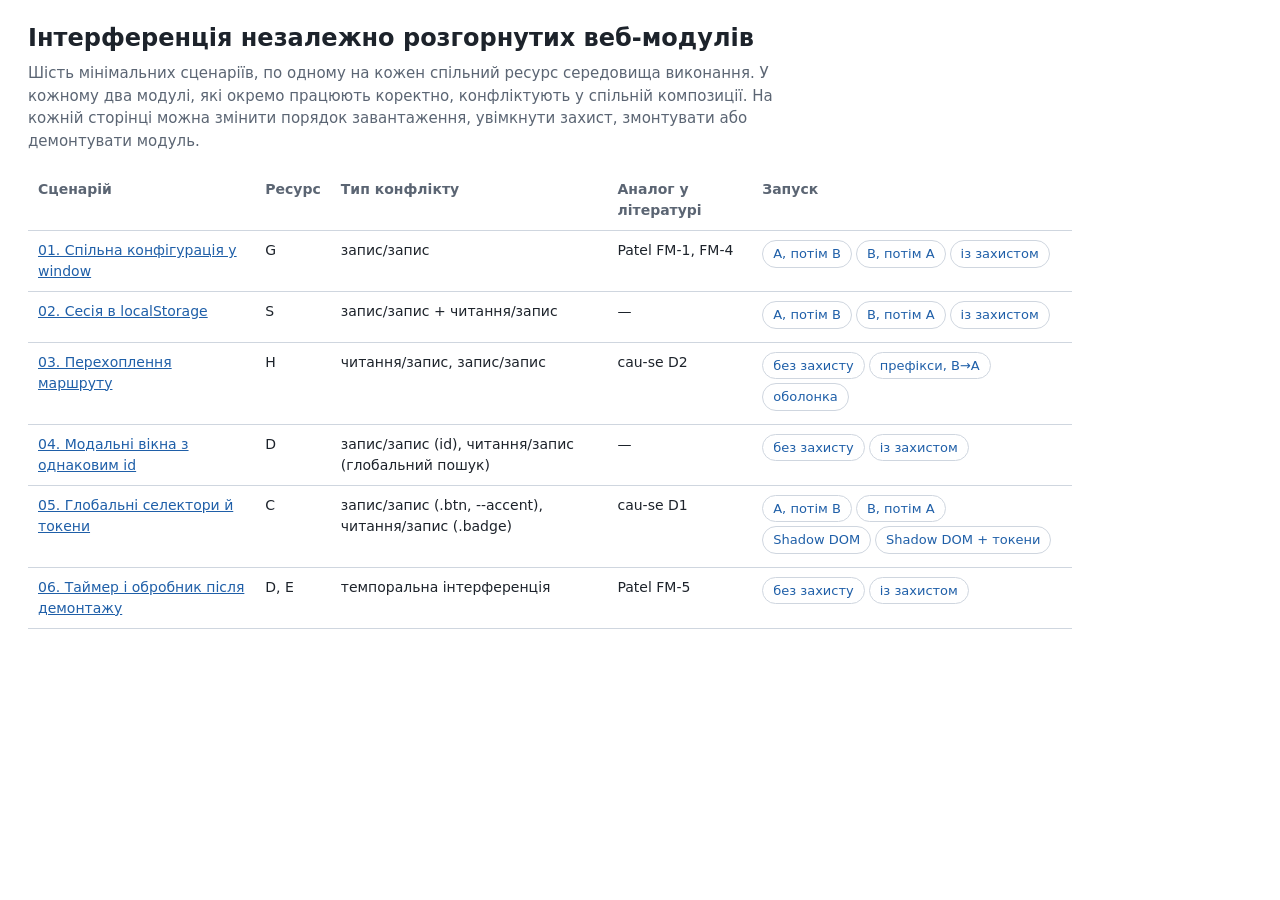
<file: index.html>
<!doctype html>
<html lang="uk">
<head>
  <meta charset="utf-8">
  <meta name="viewport" content="width=device-width, initial-scale=1">
  <title>Інтерференція незалежно розгорнутих веб-модулів — демо</title>
  <link rel="stylesheet" href="shared/host.css">
  <style>
    .idx { padding: 20px 28px 40px; max-width: 1100px; }
    .idx h1 { font-size: 24px; margin: 0 0 6px; }
    .idx > p { color: var(--host-muted); max-width: 80ch; margin: 0 0 18px; }
    .idx table { border-collapse: collapse; width: 100%; font-size: 14px; }
    .idx th, .idx td { text-align: left; padding: 9px 10px; border-bottom: 1px solid var(--host-line); vertical-align: top; }
    .idx th { color: var(--host-muted); font-weight: 600; }
    .idx td a { color: var(--host-a); }
    .idx td .host-chip { margin: 0 4px 4px 0; font-size: 13px; }
  </style>
</head>
<body>
  <main class="idx">
    <h1>Інтерференція незалежно розгорнутих веб-модулів</h1>
    <p>Шість мінімальних сценаріїв, по одному на кожен спільний ресурс середовища виконання.
       У кожному два модулі, які окремо працюють коректно, конфліктують у спільній композиції.
       На кожній сторінці можна змінити порядок завантаження, увімкнути захист, змонтувати або демонтувати модуль.</p>
    <table>
      <thead>
        <tr><th>Сценарій</th><th>Ресурс</th><th>Тип конфлікту</th><th>Аналог у літературі</th><th>Запуск</th></tr>
      </thead>
      <tbody>
        <tr>
          <td><a href="scenarios/01-global/">01. Спільна конфігурація у window</a></td>
          <td>G</td><td>запис/запис</td><td>Patel FM-1, FM-4</td>
          <td><a class="host-chip" href="scenarios/01-global/?order=ab">A, потім B</a><a class="host-chip" href="scenarios/01-global/?order=ba">B, потім A</a><a class="host-chip" href="scenarios/01-global/?fix=1">із захистом</a></td>
        </tr>
        <tr>
          <td><a href="scenarios/02-storage/">02. Сесія в localStorage</a></td>
          <td>S</td><td>запис/запис + читання/запис</td><td>—</td>
          <td><a class="host-chip" href="scenarios/02-storage/?order=ab">A, потім B</a><a class="host-chip" href="scenarios/02-storage/?order=ba">B, потім A</a><a class="host-chip" href="scenarios/02-storage/?fix=1">із захистом</a></td>
        </tr>
        <tr>
          <td><a href="scenarios/03-history/">03. Перехоплення маршруту</a></td>
          <td>H</td><td>читання/запис, запис/запис</td><td>cau-se D2</td>
          <td><a class="host-chip" href="scenarios/03-history/">без захисту</a><a class="host-chip" href="scenarios/03-history/?fix=1&amp;order=ba">префікси, B→A</a><a class="host-chip" href="scenarios/03-history/?fix=2">оболонка</a></td>
        </tr>
        <tr>
          <td><a href="scenarios/04-dom/">04. Модальні вікна з однаковим id</a></td>
          <td>D</td><td>запис/запис (id), читання/запис (глобальний пошук)</td><td>—</td>
          <td><a class="host-chip" href="scenarios/04-dom/">без захисту</a><a class="host-chip" href="scenarios/04-dom/?fix=1">із захистом</a></td>
        </tr>
        <tr>
          <td><a href="scenarios/05-css/">05. Глобальні селектори й токени</a></td>
          <td>C</td><td>запис/запис (.btn, --accent), читання/запис (.badge)</td><td>cau-se D1</td>
          <td><a class="host-chip" href="scenarios/05-css/?order=ab">A, потім B</a><a class="host-chip" href="scenarios/05-css/?order=ba">B, потім A</a><a class="host-chip" href="scenarios/05-css/?fix=1">Shadow DOM</a><a class="host-chip" href="scenarios/05-css/?fix=2">Shadow DOM + токени</a></td>
        </tr>
        <tr>
          <td><a href="scenarios/06-events/">06. Таймер і обробник після демонтажу</a></td>
          <td>D, E</td><td>темпоральна інтерференція</td><td>Patel FM-5</td>
          <td><a class="host-chip" href="scenarios/06-events/">без захисту</a><a class="host-chip" href="scenarios/06-events/?fix=1">із захистом</a></td>
        </tr>
      </tbody>
    </table>
  </main>
</body>
</html>
</file>
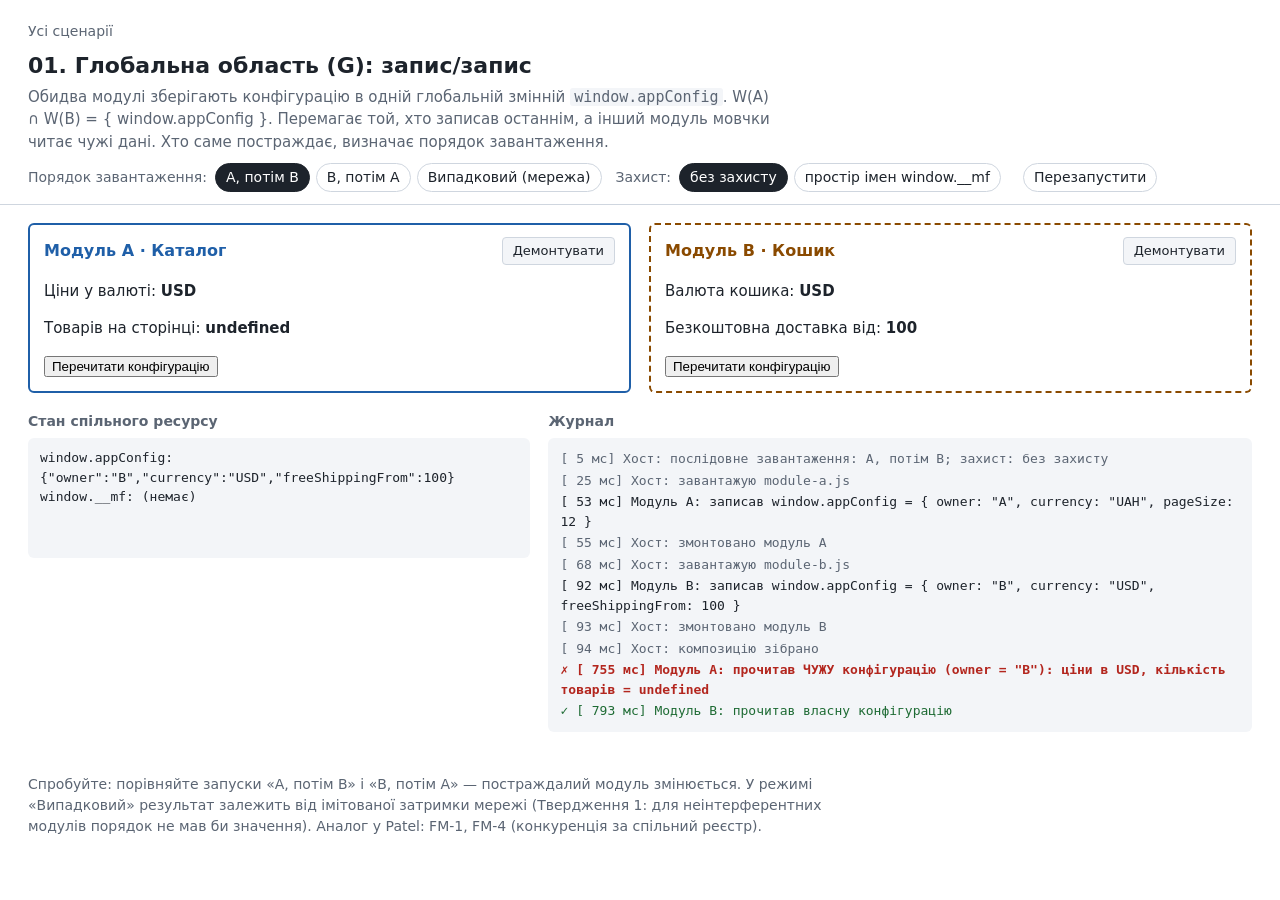
<file: scenarios/01-global/index.html>
<!doctype html>
<html lang="uk">
<head>
  <meta charset="utf-8">
  <meta name="viewport" content="width=device-width, initial-scale=1">
  <title>01. Глобальна область (G): запис/запис</title>
  <link rel="stylesheet" href="../../shared/host.css">
</head>
<body>
  <header class="host-header">
    <a class="host-back" href="../../index.html">Усі сценарії</a>
    <h1>01. Глобальна область (G): запис/запис</h1>
    <p class="host-desc">Обидва модулі зберігають конфігурацію в одній глобальній змінній <code>window.appConfig</code>. W(A) ∩ W(B) = { window.appConfig }. Перемагає той, хто записав останнім, а інший модуль мовчки читає чужі дані. Хто саме постраждає, визначає порядок завантаження.</p>
    <div id="host-toolbar"></div>
  </header>

  <main class="host-layout">
    <section class="host-slot" data-module="a">
      <div class="host-slot-head"><h2>Модуль A · Каталог</h2><div class="host-slot-controls"></div></div>
      <div id="root-a"></div>
    </section>
    <section class="host-slot" data-module="b">
      <div class="host-slot-head"><h2>Модуль B · Кошик</h2><div class="host-slot-controls"></div></div>
      <div id="root-b"></div>
    </section>
  </main>

  <section class="host-panels">
    <div><h3>Стан спільного ресурсу</h3><pre id="host-inspector"></pre></div>
    <div><h3>Журнал</h3><ol id="host-log"></ol></div>
  </section>

  <p class="host-note">Спробуйте: порівняйте запуски «A, потім B» і «B, потім A» — постраждалий модуль змінюється. У режимі «Випадковий» результат залежить від імітованої затримки мережі (Твердження 1: для неінтерферентних модулів порядок не мав би значення). Аналог у Patel: FM-1, FM-4 (конкуренція за спільний реєстр).</p>

  <script>
    window.__fixLevels = ["без захисту", "простір імен window.__mf"];
    window.__inspector = () => ({
      "window.appConfig": window.appConfig === undefined ? "(немає)" : window.appConfig,
      "window.__mf": window.__mf === undefined ? "(немає)" : window.__mf,
    });
  </script>
  <script src="../../shared/host.js"></script>
</body>
</html>
</file>
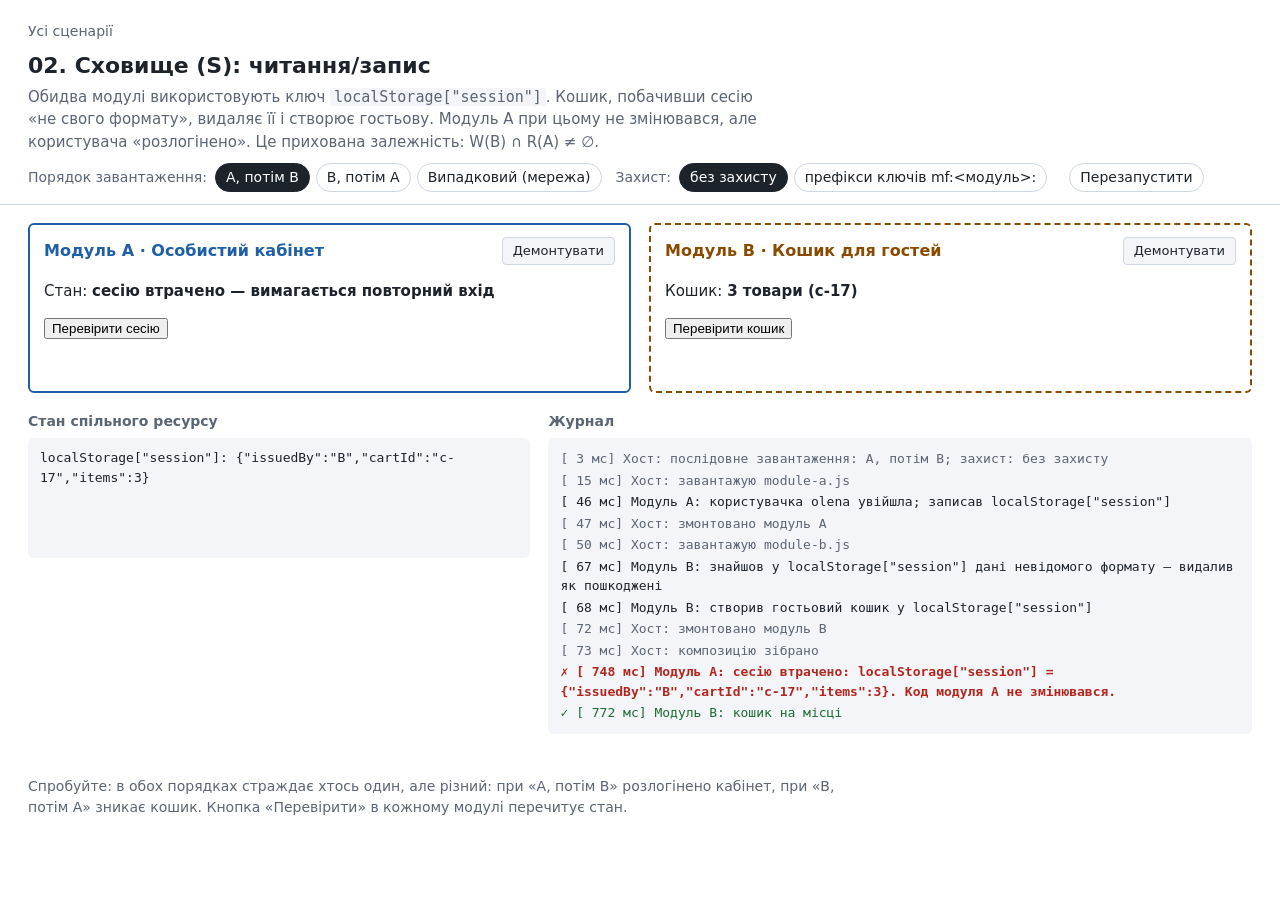
<file: scenarios/02-storage/index.html>
<!doctype html>
<html lang="uk">
<head>
  <meta charset="utf-8">
  <meta name="viewport" content="width=device-width, initial-scale=1">
  <title>02. Сховище (S): читання/запис</title>
  <link rel="stylesheet" href="../../shared/host.css">
</head>
<body>
  <header class="host-header">
    <a class="host-back" href="../../index.html">Усі сценарії</a>
    <h1>02. Сховище (S): читання/запис</h1>
    <p class="host-desc">Обидва модулі використовують ключ <code>localStorage["session"]</code>. Кошик, побачивши сесію «не свого формату», видаляє її і створює гостьову. Модуль A при цьому не змінювався, але користувача «розлогінено». Це прихована залежність: W(B) ∩ R(A) ≠ ∅.</p>
    <div id="host-toolbar"></div>
  </header>

  <main class="host-layout">
    <section class="host-slot" data-module="a">
      <div class="host-slot-head"><h2>Модуль A · Особистий кабінет</h2><div class="host-slot-controls"></div></div>
      <div id="root-a"></div>
    </section>
    <section class="host-slot" data-module="b">
      <div class="host-slot-head"><h2>Модуль B · Кошик для гостей</h2><div class="host-slot-controls"></div></div>
      <div id="root-b"></div>
    </section>
  </main>

  <section class="host-panels">
    <div><h3>Стан спільного ресурсу</h3><pre id="host-inspector"></pre></div>
    <div><h3>Журнал</h3><ol id="host-log"></ol></div>
  </section>

  <p class="host-note">Спробуйте: в обох порядках страждає хтось один, але різний: при «A, потім B» розлогінено кабінет, при «B, потім A» зникає кошик. Кнопка «Перевірити» в кожному модулі перечитує стан.</p>

  <script>
    // Кожен запуск починається з чистого сховища (тільки ключі цього сценарію).
    ["session", "mf:a:session", "mf:b:cart"].forEach((k) => localStorage.removeItem(k));
    window.__fixLevels = ["без захисту", "префікси ключів mf:<модуль>:"];
    window.__inspector = () => {
      const out = {};
      for (let i = 0; i < localStorage.length; i++) {
        const k = localStorage.key(i);
        if (k === "session" || k.startsWith("mf:")) out["localStorage[\"" + k + "\"]"] = localStorage.getItem(k);
      }
      return Object.keys(out).length ? out : { "localStorage": "(порожньо)" };
    };
  </script>
  <script src="../../shared/host.js"></script>
</body>
</html>
</file>
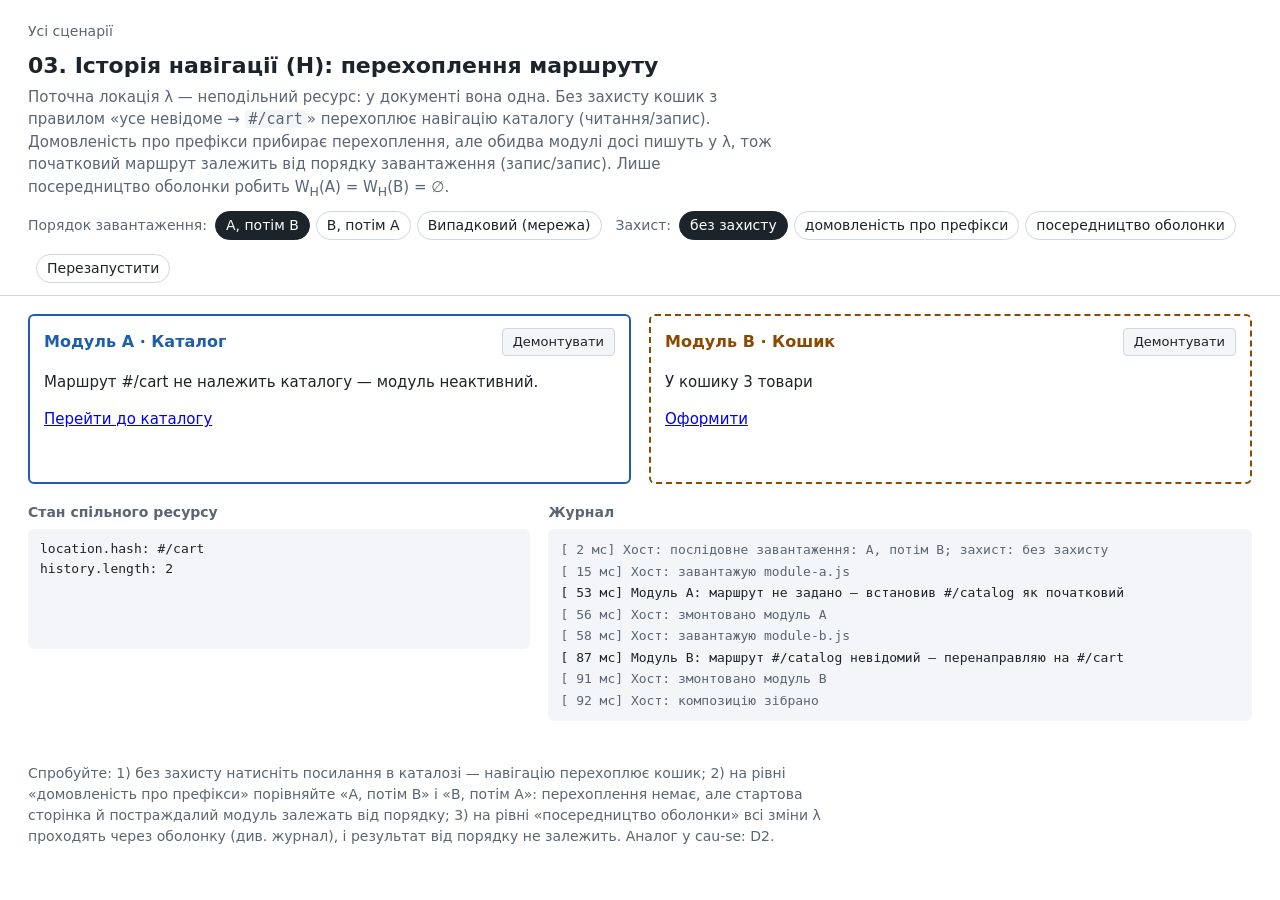
<file: scenarios/03-history/index.html>
<!doctype html>
<html lang="uk">
<head>
  <meta charset="utf-8">
  <meta name="viewport" content="width=device-width, initial-scale=1">
  <title>03. Історія навігації (H): перехоплення маршруту</title>
  <link rel="stylesheet" href="../../shared/host.css">
</head>
<body>
  <header class="host-header">
    <a class="host-back" href="../../index.html">Усі сценарії</a>
    <h1>03. Історія навігації (H): перехоплення маршруту</h1>
    <p class="host-desc">Поточна локація λ — неподільний ресурс: у документі вона одна. Без захисту кошик з правилом «усе невідоме → <code>#/cart</code>» перехоплює навігацію каталогу (читання/запис). Домовленість про префікси прибирає перехоплення, але обидва модулі досі пишуть у λ, тож початковий маршрут залежить від порядку завантаження (запис/запис). Лише посередництво оболонки робить W<sub>H</sub>(A) = W<sub>H</sub>(B) = ∅.</p>
    <div id="host-toolbar"></div>
  </header>

  <main class="host-layout">
    <section class="host-slot" data-module="a">
      <div class="host-slot-head"><h2>Модуль A · Каталог</h2><div class="host-slot-controls"></div></div>
      <div id="root-a"></div>
    </section>
    <section class="host-slot" data-module="b">
      <div class="host-slot-head"><h2>Модуль B · Кошик</h2><div class="host-slot-controls"></div></div>
      <div id="root-b"></div>
    </section>
  </main>

  <section class="host-panels">
    <div><h3>Стан спільного ресурсу</h3><pre id="host-inspector"></pre></div>
    <div><h3>Журнал</h3><ol id="host-log"></ol></div>
  </section>

  <p class="host-note">Спробуйте: 1) без захисту натисніть посилання в каталозі — навігацію перехоплює кошик; 2) на рівні «домовленість про префікси» порівняйте «A, потім B» і «B, потім A»: перехоплення немає, але стартова сторінка й постраждалий модуль залежать від порядку; 3) на рівні «посередництво оболонки» всі зміни λ проходять через оболонку (див. журнал), і результат від порядку не залежить. Аналог у cau-se: D2.</p>

  <script>
    window.__fixLevels = ["без захисту", "домовленість про префікси", "посередництво оболонки"];
    // Оболонка m₀ — єдиний власник ресурсу H на рівні захисту 2.
    // Модулі не пишуть у location, а надсилають запити navigate() і підписуються на зміни.
    window.__shell = (function () {
      const subs = new Set();
      window.addEventListener("hashchange", () => subs.forEach((fn) => fn(location.hash)));
      return {
        navigate(path, requester) {
          if (window.__host) window.__host.log("оболонка: навігація на " + path + " (запит модуля " + requester + ")");
          location.hash = path;
        },
        subscribe(fn) { subs.add(fn); return () => subs.delete(fn); },
      };
    })();
    // На рівні 2 початковий маршрут задає оболонка, а не модулі.
    if (new URLSearchParams(location.search).get("fix") === "2" && !location.hash) {
      history.replaceState(null, "", "#/catalog");
    }
    window.__inspector = () => ({
      "location.hash": location.hash || "(порожньо)",
      "history.length": history.length,
    });
  </script>
  <script src="../../shared/host.js"></script>
</body>
</html>
</file>
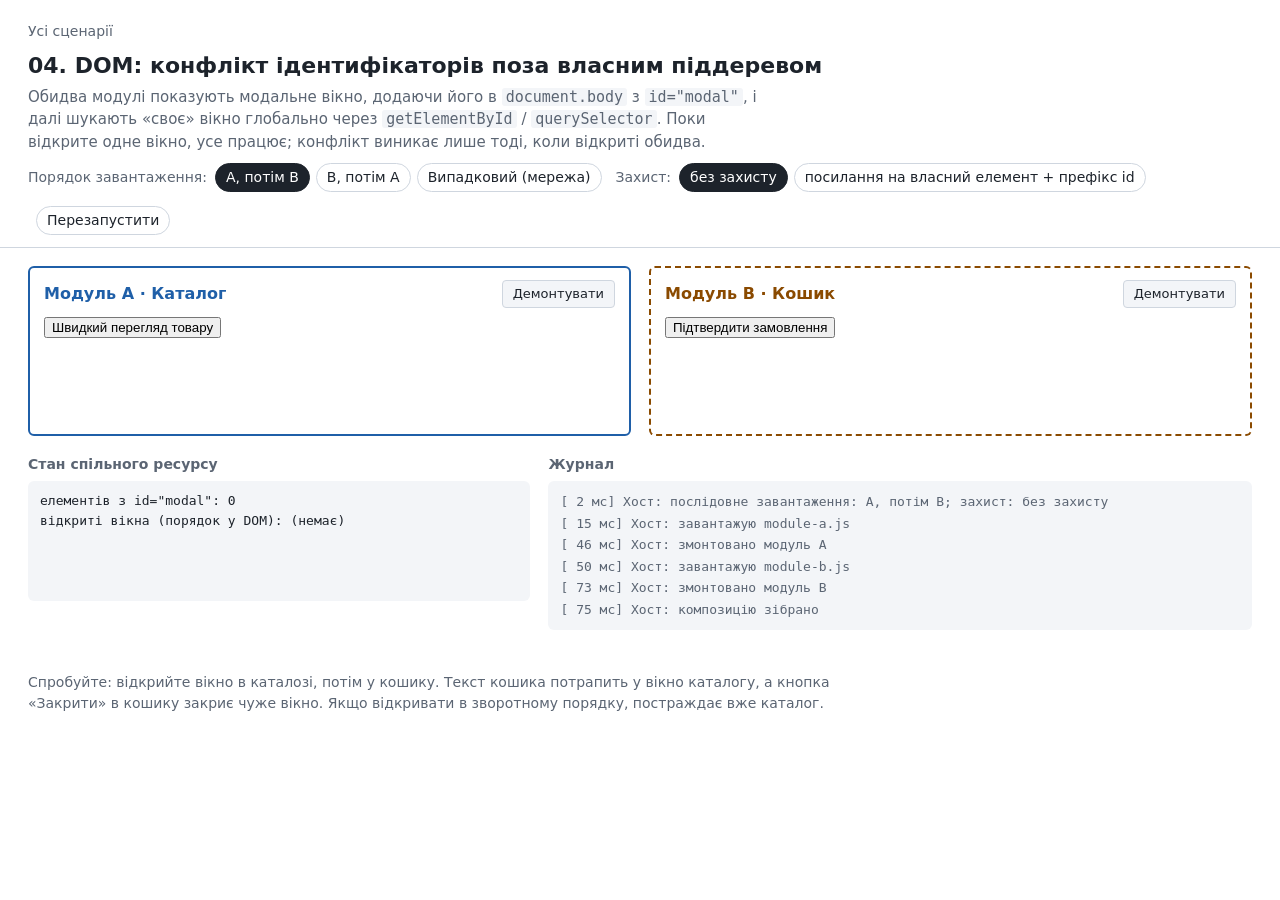
<file: scenarios/04-dom/index.html>
<!doctype html>
<html lang="uk">
<head>
  <meta charset="utf-8">
  <meta name="viewport" content="width=device-width, initial-scale=1">
  <title>04. DOM: конфлікт ідентифікаторів поза власним піддеревом</title>
  <link rel="stylesheet" href="../../shared/host.css">
</head>
<body>
  <header class="host-header">
    <a class="host-back" href="../../index.html">Усі сценарії</a>
    <h1>04. DOM: конфлікт ідентифікаторів поза власним піддеревом</h1>
    <p class="host-desc">Обидва модулі показують модальне вікно, додаючи його в <code>document.body</code> з <code>id="modal"</code>, і далі шукають «своє» вікно глобально через <code>getElementById</code> / <code>querySelector</code>. Поки відкрите одне вікно, усе працює; конфлікт виникає лише тоді, коли відкриті обидва.</p>
    <div id="host-toolbar"></div>
  </header>

  <main class="host-layout">
    <section class="host-slot" data-module="a">
      <div class="host-slot-head"><h2>Модуль A · Каталог</h2><div class="host-slot-controls"></div></div>
      <div id="root-a"></div>
    </section>
    <section class="host-slot" data-module="b">
      <div class="host-slot-head"><h2>Модуль B · Кошик</h2><div class="host-slot-controls"></div></div>
      <div id="root-b"></div>
    </section>
  </main>

  <section class="host-panels">
    <div><h3>Стан спільного ресурсу</h3><pre id="host-inspector"></pre></div>
    <div><h3>Журнал</h3><ol id="host-log"></ol></div>
  </section>

  <p class="host-note">Спробуйте: відкрийте вікно в каталозі, потім у кошику. Текст кошика потрапить у вікно каталогу, а кнопка «Закрити» в кошику закриє чуже вікно. Якщо відкривати в зворотному порядку, постраждає вже каталог.</p>

  <style>
    /* Позиціонування модальних вікон — частина сторінки демо, не модулів. */
    [data-owner] { position: fixed; top: 90px; width: 300px; padding: 14px 16px; background: #fff;
      border: 2px solid #1f5fa8; border-radius: 6px; box-shadow: 0 6px 24px rgba(0,0,0,.18); z-index: 10; }
    [data-owner="a"] { left: 28px; }
    [data-owner="b"] { right: 28px; border-color: #8a4a00; border-style: dashed; }
    [data-owner] .modal-body { min-height: 1.5em; margin-bottom: 10px; }
  </style>
  <script>
    window.__fixLevels = ["без захисту", "посилання на власний елемент + префікс id"];
    window.__inspector = () => {
      const all = [...document.querySelectorAll("[data-owner]")];
      return {
        "елементів з id=\"modal\"": document.querySelectorAll("#modal").length,
        "відкриті вікна (порядок у DOM)": all.map((el) => el.dataset.owner.toUpperCase() + " → \"" + el.querySelector(".modal-body").textContent + "\"").join("; ") || "(немає)",
      };
    };
  </script>
  <script src="../../shared/host.js"></script>
</body>
</html>
</file>
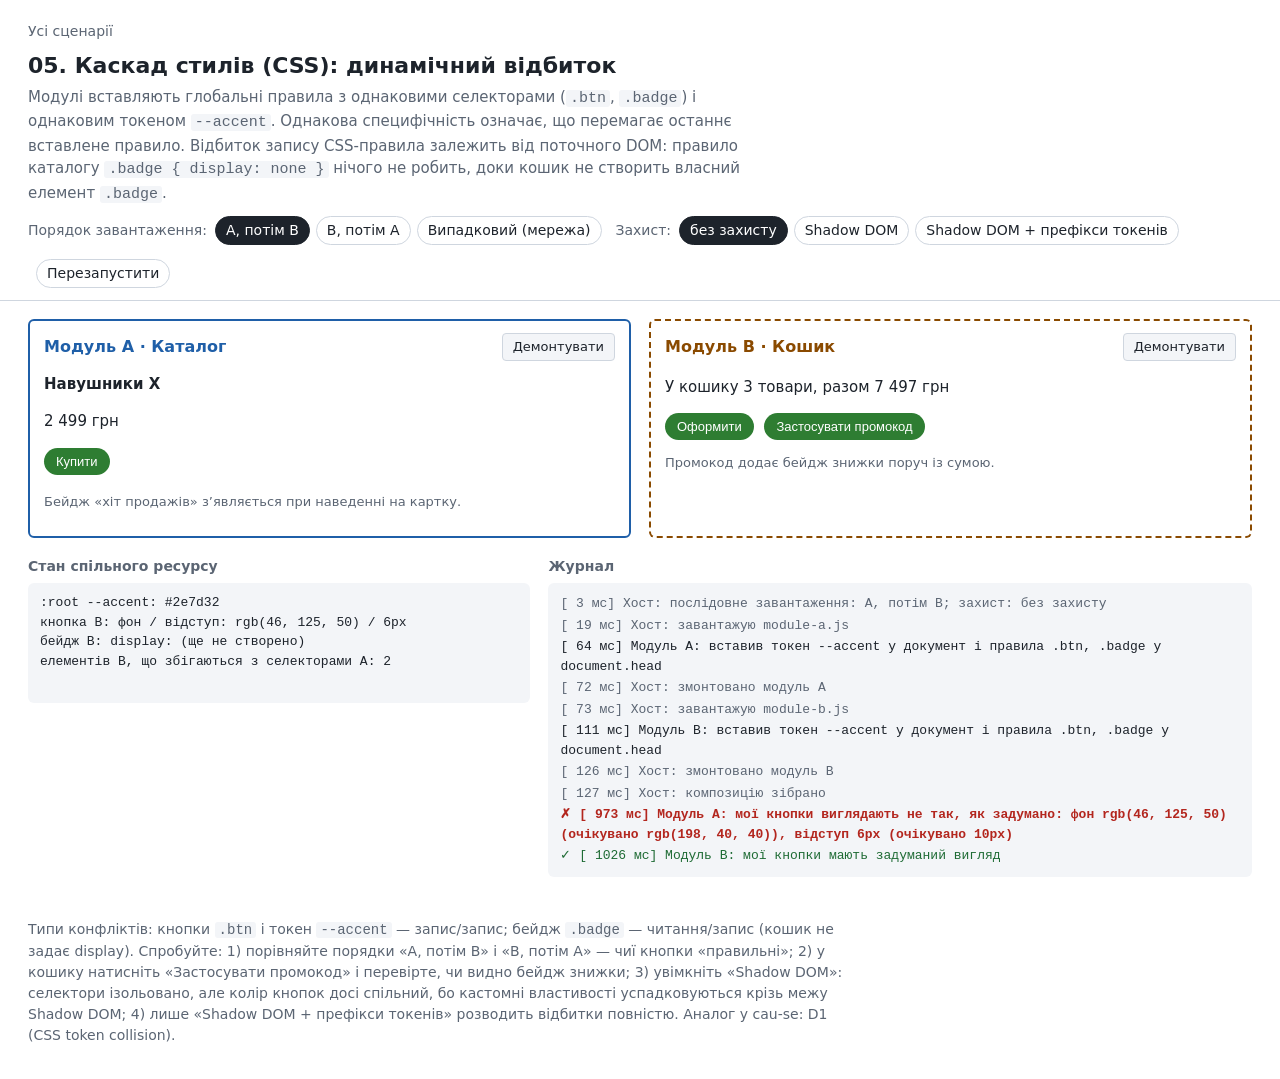
<file: scenarios/05-css/index.html>
<!doctype html>
<html lang="uk">
<head>
  <meta charset="utf-8">
  <meta name="viewport" content="width=device-width, initial-scale=1">
  <title>05. Каскад стилів (CSS): динамічний відбиток</title>
  <link rel="stylesheet" href="../../shared/host.css">
</head>
<body>
  <header class="host-header">
    <a class="host-back" href="../../index.html">Усі сценарії</a>
    <h1>05. Каскад стилів (CSS): динамічний відбиток</h1>
    <p class="host-desc">Модулі вставляють глобальні правила з однаковими селекторами (<code>.btn</code>, <code>.badge</code>) і однаковим токеном <code>--accent</code>. Однакова специфічність означає, що перемагає останнє вставлене правило. Відбиток запису CSS-правила залежить від поточного DOM: правило каталогу <code>.badge { display: none }</code> нічого не робить, доки кошик не створить власний елемент <code>.badge</code>.</p>
    <div id="host-toolbar"></div>
  </header>

  <main class="host-layout">
    <section class="host-slot" data-module="a">
      <div class="host-slot-head"><h2>Модуль A · Каталог</h2><div class="host-slot-controls"></div></div>
      <div id="root-a"></div>
    </section>
    <section class="host-slot" data-module="b">
      <div class="host-slot-head"><h2>Модуль B · Кошик</h2><div class="host-slot-controls"></div></div>
      <div id="root-b"></div>
    </section>
  </main>

  <section class="host-panels">
    <div><h3>Стан спільного ресурсу</h3><pre id="host-inspector"></pre></div>
    <div><h3>Журнал</h3><ol id="host-log"></ol></div>
  </section>

  <p class="host-note">Типи конфліктів: кнопки <code>.btn</code> і токен <code>--accent</code> — запис/запис; бейдж <code>.badge</code> — читання/запис (кошик не задає display). Спробуйте: 1) порівняйте порядки «A, потім B» і «B, потім A» — чиї кнопки «правильні»; 2) у кошику натисніть «Застосувати промокод» і перевірте, чи видно бейдж знижки; 3) увімкніть «Shadow DOM»: селектори ізольовано, але колір кнопок досі спільний, бо кастомні властивості успадковуються крізь межу Shadow DOM; 4) лише «Shadow DOM + префікси токенів» розводить відбитки повністю. Аналог у cau-se: D1 (CSS token collision).</p>

  <script>
    window.__fixLevels = ["без захисту", "Shadow DOM", "Shadow DOM + префікси токенів"];
    function q(id, sel) {
      const root = document.getElementById("root-" + id);
      return (root.shadowRoot || root).querySelector(sel);
    }
    window.__inspector = () => {
      const bBtn = q("b", ".btn");
      const bBadge = q("b", ".badge");
      const rootB = document.getElementById("root-b");
      return {
        ":root --accent": getComputedStyle(document.documentElement).getPropertyValue("--accent").trim() || "(немає)",
        "кнопка B: фон / відступ": bBtn ? getComputedStyle(bBtn).backgroundColor + " / " + getComputedStyle(bBtn).paddingTop : "(немає)",
        "бейдж B: display": bBadge ? getComputedStyle(bBadge).display : "(ще не створено)",
        "елементів B, що збігаються з селекторами A": rootB.shadowRoot ? "0 (у Shadow DOM глобальні селектори не діють)" : rootB.querySelectorAll(".btn, .badge").length,
      };
    };
  </script>
  <script src="../../shared/host.js"></script>
</body>
</html>
</file>
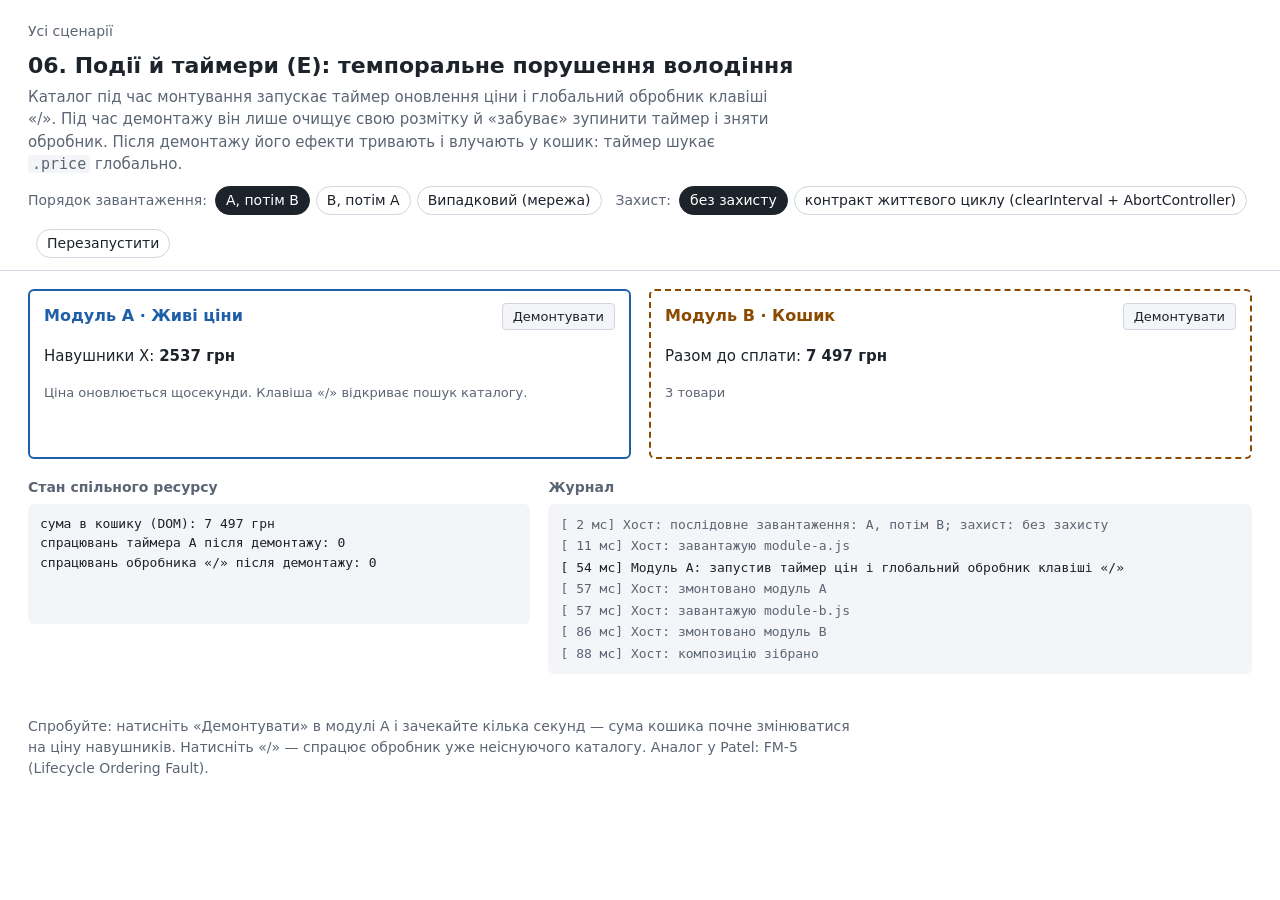
<file: scenarios/06-events/index.html>
<!doctype html>
<html lang="uk">
<head>
  <meta charset="utf-8">
  <meta name="viewport" content="width=device-width, initial-scale=1">
  <title>06. Події й таймери (E): темпоральне порушення володіння</title>
  <link rel="stylesheet" href="../../shared/host.css">
</head>
<body>
  <header class="host-header">
    <a class="host-back" href="../../index.html">Усі сценарії</a>
    <h1>06. Події й таймери (E): темпоральне порушення володіння</h1>
    <p class="host-desc">Каталог під час монтування запускає таймер оновлення ціни і глобальний обробник клавіші «/». Під час демонтажу він лише очищує свою розмітку й «забуває» зупинити таймер і зняти обробник. Після демонтажу його ефекти тривають і влучають у кошик: таймер шукає <code>.price</code> глобально.</p>
    <div id="host-toolbar"></div>
  </header>

  <main class="host-layout">
    <section class="host-slot" data-module="a">
      <div class="host-slot-head"><h2>Модуль A · Живі ціни</h2><div class="host-slot-controls"></div></div>
      <div id="root-a"></div>
    </section>
    <section class="host-slot" data-module="b">
      <div class="host-slot-head"><h2>Модуль B · Кошик</h2><div class="host-slot-controls"></div></div>
      <div id="root-b"></div>
    </section>
  </main>

  <section class="host-panels">
    <div><h3>Стан спільного ресурсу</h3><pre id="host-inspector"></pre></div>
    <div><h3>Журнал</h3><ol id="host-log"></ol></div>
  </section>

  <p class="host-note">Спробуйте: натисніть «Демонтувати» в модулі A і зачекайте кілька секунд — сума кошика почне змінюватися на ціну навушників. Натисніть «/» — спрацює обробник уже неіснуючого каталогу. Аналог у Patel: FM-5 (Lifecycle Ordering Fault).</p>

  <script>
    window.__fixLevels = ["без захисту", "контракт життєвого циклу (clearInterval + AbortController)"];
    window.__demoStats = { zombieTicks: 0, zombieKeys: 0 }; // інструментування демо, не частина моделі
    window.__inspector = () => ({
      "сума в кошику (DOM)": (document.querySelector("#root-b .price") || {}).textContent || "(немає)",
      "спрацювань таймера A після демонтажу": window.__demoStats.zombieTicks,
      "спрацювань обробника «/» після демонтажу": window.__demoStats.zombieKeys,
    });
  </script>
  <script src="../../shared/host.js"></script>
</body>
</html>
</file>
<file: shared/host.css>
/*
 * Стилі хост-оболонки демо.
 * Усі класи мають префікс host- і всі змінні — префікс --host-,
 * щоб оболонка сама не ставала учасником інтерференції
 * (особливо в сценарії 05, де модулі пишуть у глобальний каскад).
 * Палітра розрахована на скриншоти для статті: читається і в градаціях сірого.
 */
:root {
  --host-ink: #1d232b;
  --host-muted: #5b6573;
  --host-paper: #ffffff;
  --host-panel: #f3f5f8;
  --host-line: #cfd6df;
  --host-a: #1f5fa8;      /* модуль A — синій, суцільна рамка */
  --host-b: #8a4a00;      /* модуль B — бурштиновий, пунктирна рамка */
  --host-err: #b3261e;
  --host-ok: #1e6b34;
}
* { box-sizing: border-box; }
html, body { margin: 0; }
body {
  font: 15px/1.5 system-ui, -apple-system, "Segoe UI", Roboto, sans-serif;
  color: var(--host-ink);
  background: var(--host-paper);
}
.host-header { padding: 20px 28px 12px; border-bottom: 1px solid var(--host-line); }
.host-header a.host-back { color: var(--host-muted); text-decoration: none; font-size: 14px; }
.host-header h1 { margin: 6px 0 4px; font-size: 22px; font-weight: 650; }
.host-desc { margin: 0 0 10px; max-width: 78ch; color: var(--host-muted); }
.host-desc code, .host-note code { background: var(--host-panel); padding: 0 4px; border-radius: 3px; }
#host-toolbar { display: flex; flex-wrap: wrap; gap: 14px; align-items: center; font-size: 14px; }
.host-group { display: flex; gap: 6px; align-items: center; }
.host-group > span { color: var(--host-muted); margin-right: 2px; }
.host-chip {
  display: inline-block; padding: 3px 10px; border: 1px solid var(--host-line);
  border-radius: 999px; color: var(--host-ink); text-decoration: none; background: var(--host-paper);
}
.host-chip:hover { border-color: var(--host-ink); }
.host-chip-active { background: var(--host-ink); color: var(--host-paper); border-color: var(--host-ink); }

.host-layout { display: grid; grid-template-columns: 1fr 1fr; gap: 18px; padding: 18px 28px; }
.host-slot { border: 2px solid var(--host-a); border-radius: 6px; padding: 12px 14px; min-height: 170px; }
.host-slot[data-module="b"] { border-color: var(--host-b); border-style: dashed; }
.host-slot-head { display: flex; justify-content: space-between; align-items: center; margin-bottom: 8px; }
.host-slot-head h2 { margin: 0; font-size: 16px; }
.host-slot[data-module="a"] .host-slot-head h2 { color: var(--host-a); }
.host-slot[data-module="b"] .host-slot-head h2 { color: var(--host-b); }
.host-btn {
  font: inherit; font-size: 13px; padding: 3px 10px; cursor: pointer;
  border: 1px solid var(--host-line); border-radius: 4px; background: var(--host-panel); color: var(--host-ink);
}
.host-btn:focus-visible, .host-chip:focus-visible { outline: 2px solid var(--host-a); outline-offset: 2px; }

.host-panels { display: grid; grid-template-columns: 1fr 1.4fr; gap: 18px; padding: 0 28px 28px; }
.host-panels h3 { margin: 0 0 6px; font-size: 14px; color: var(--host-muted); font-weight: 600; }
#host-inspector {
  margin: 0; padding: 10px 12px; background: var(--host-panel); border-radius: 6px;
  font: 13px/1.5 ui-monospace, SFMono-Regular, Menlo, Consolas, monospace; white-space: pre-wrap; min-height: 120px;
}
#host-log {
  margin: 0; padding: 10px 12px 10px 12px; list-style: none; background: var(--host-panel); border-radius: 6px;
  font: 13px/1.5 ui-monospace, SFMono-Regular, Menlo, Consolas, monospace; max-height: 300px; overflow: auto;
}
#host-log li { padding: 1px 0; }
.host-log-error { color: var(--host-err); font-weight: 600; }
.host-log-error::before { content: "✗ "; }
.host-log-ok { color: var(--host-ok); }
.host-log-ok::before { content: "✓ "; }
.host-log-host { color: var(--host-muted); }
.host-note { padding: 0 28px 28px; max-width: 100ch; color: var(--host-muted); font-size: 14px; }

@media (max-width: 800px) {
  .host-layout, .host-panels { grid-template-columns: 1fr; }
}
</file>
